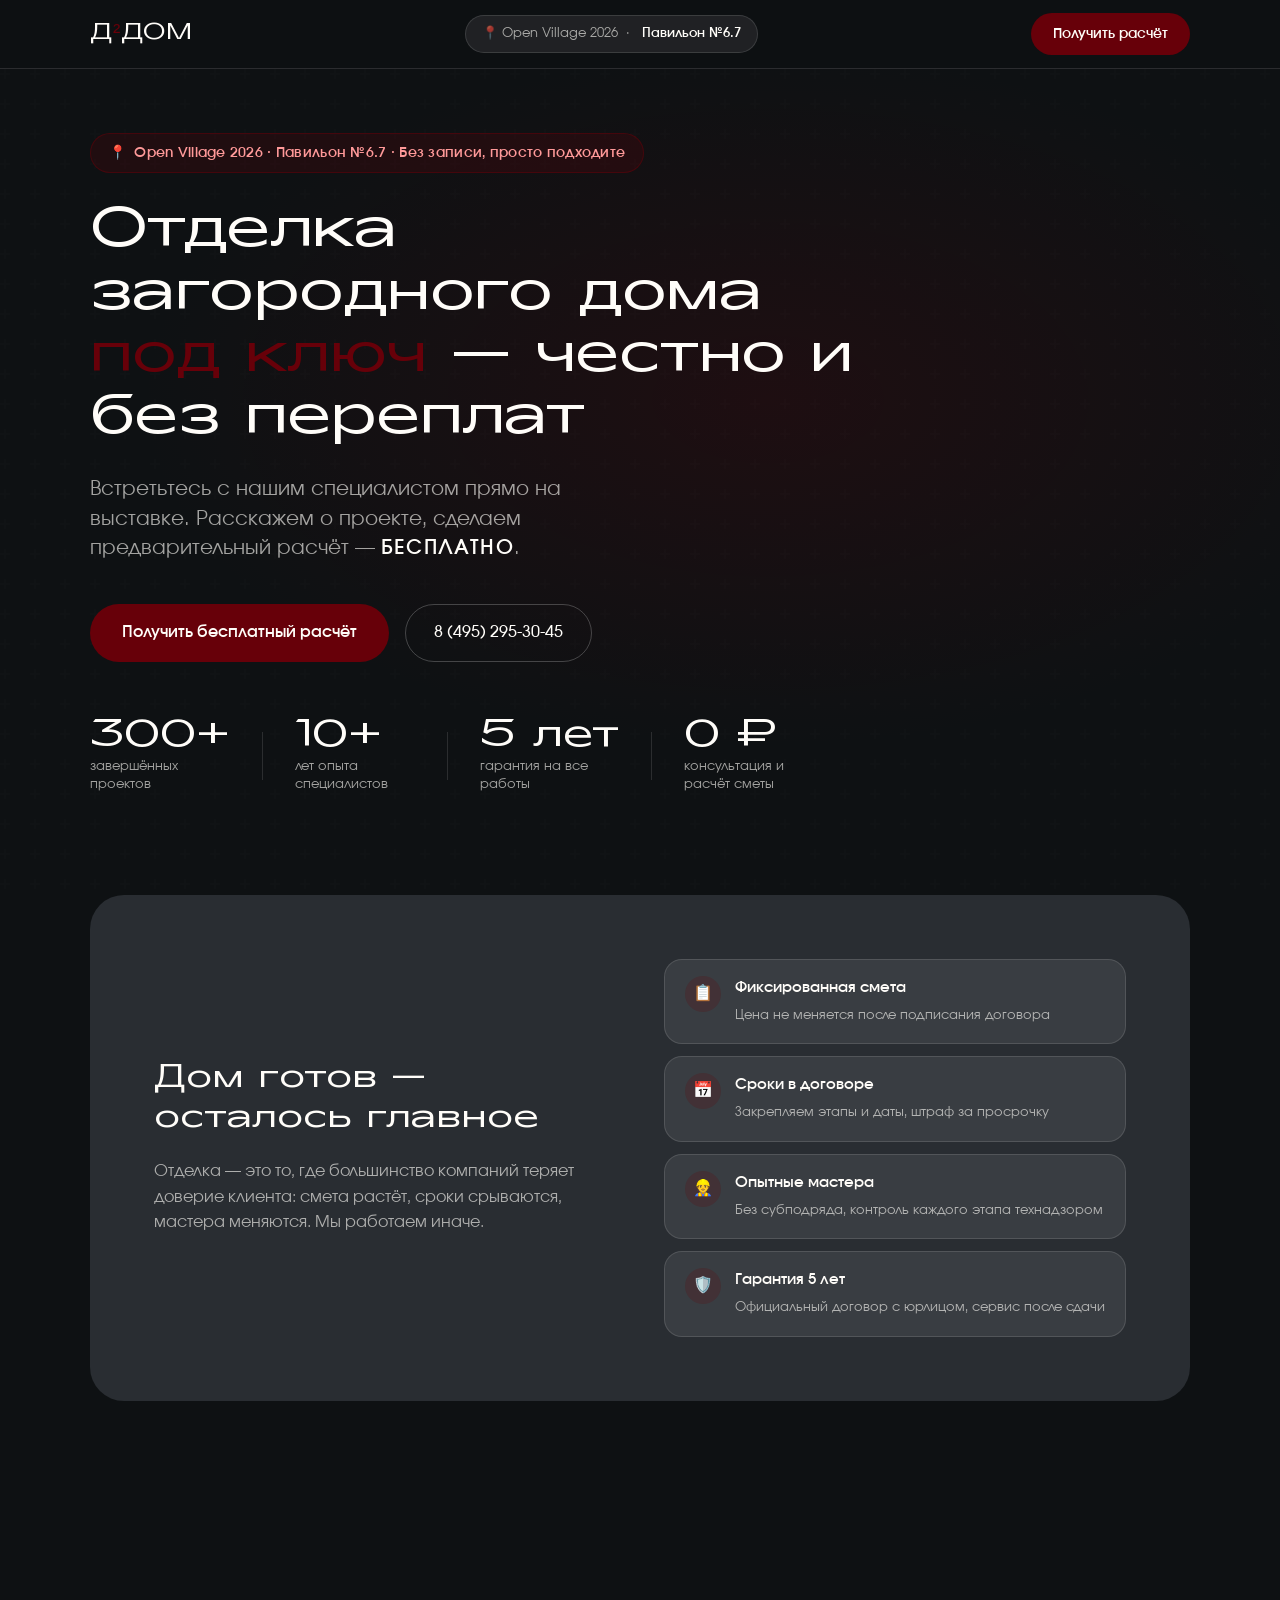
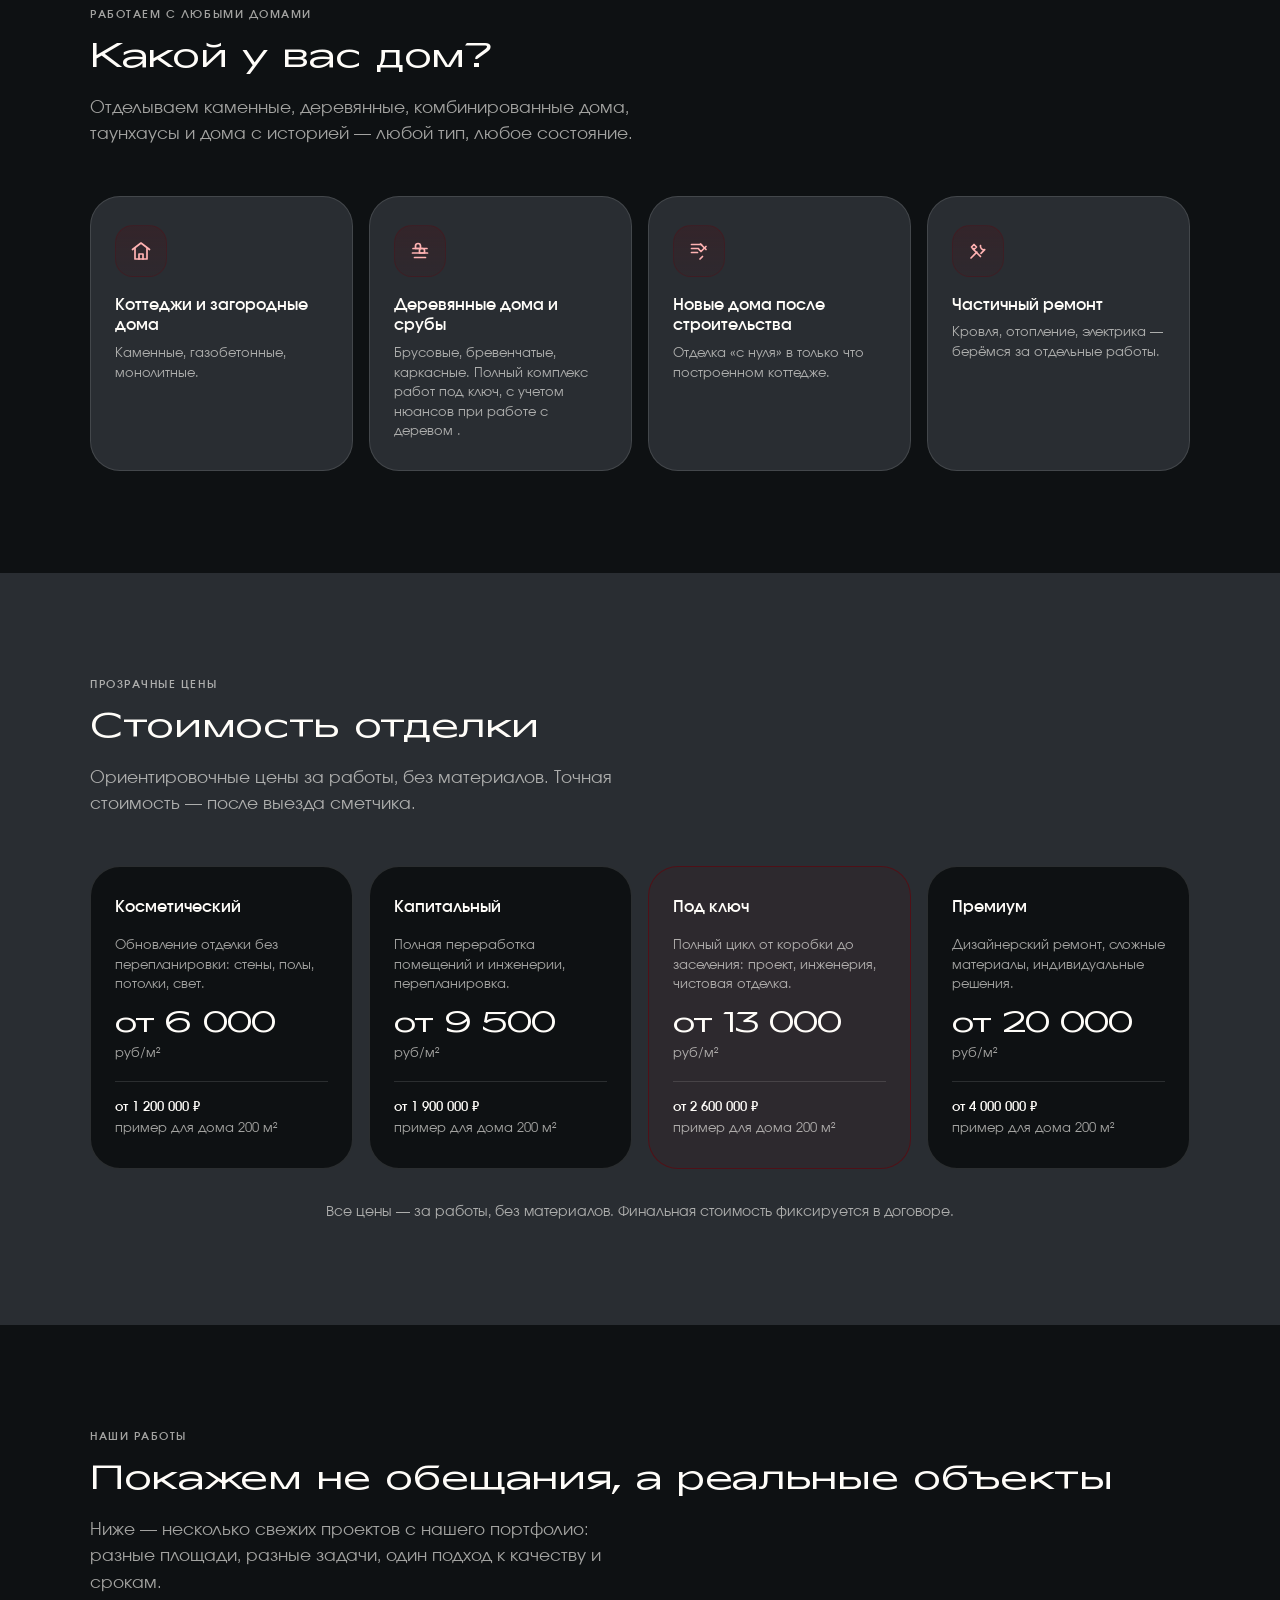
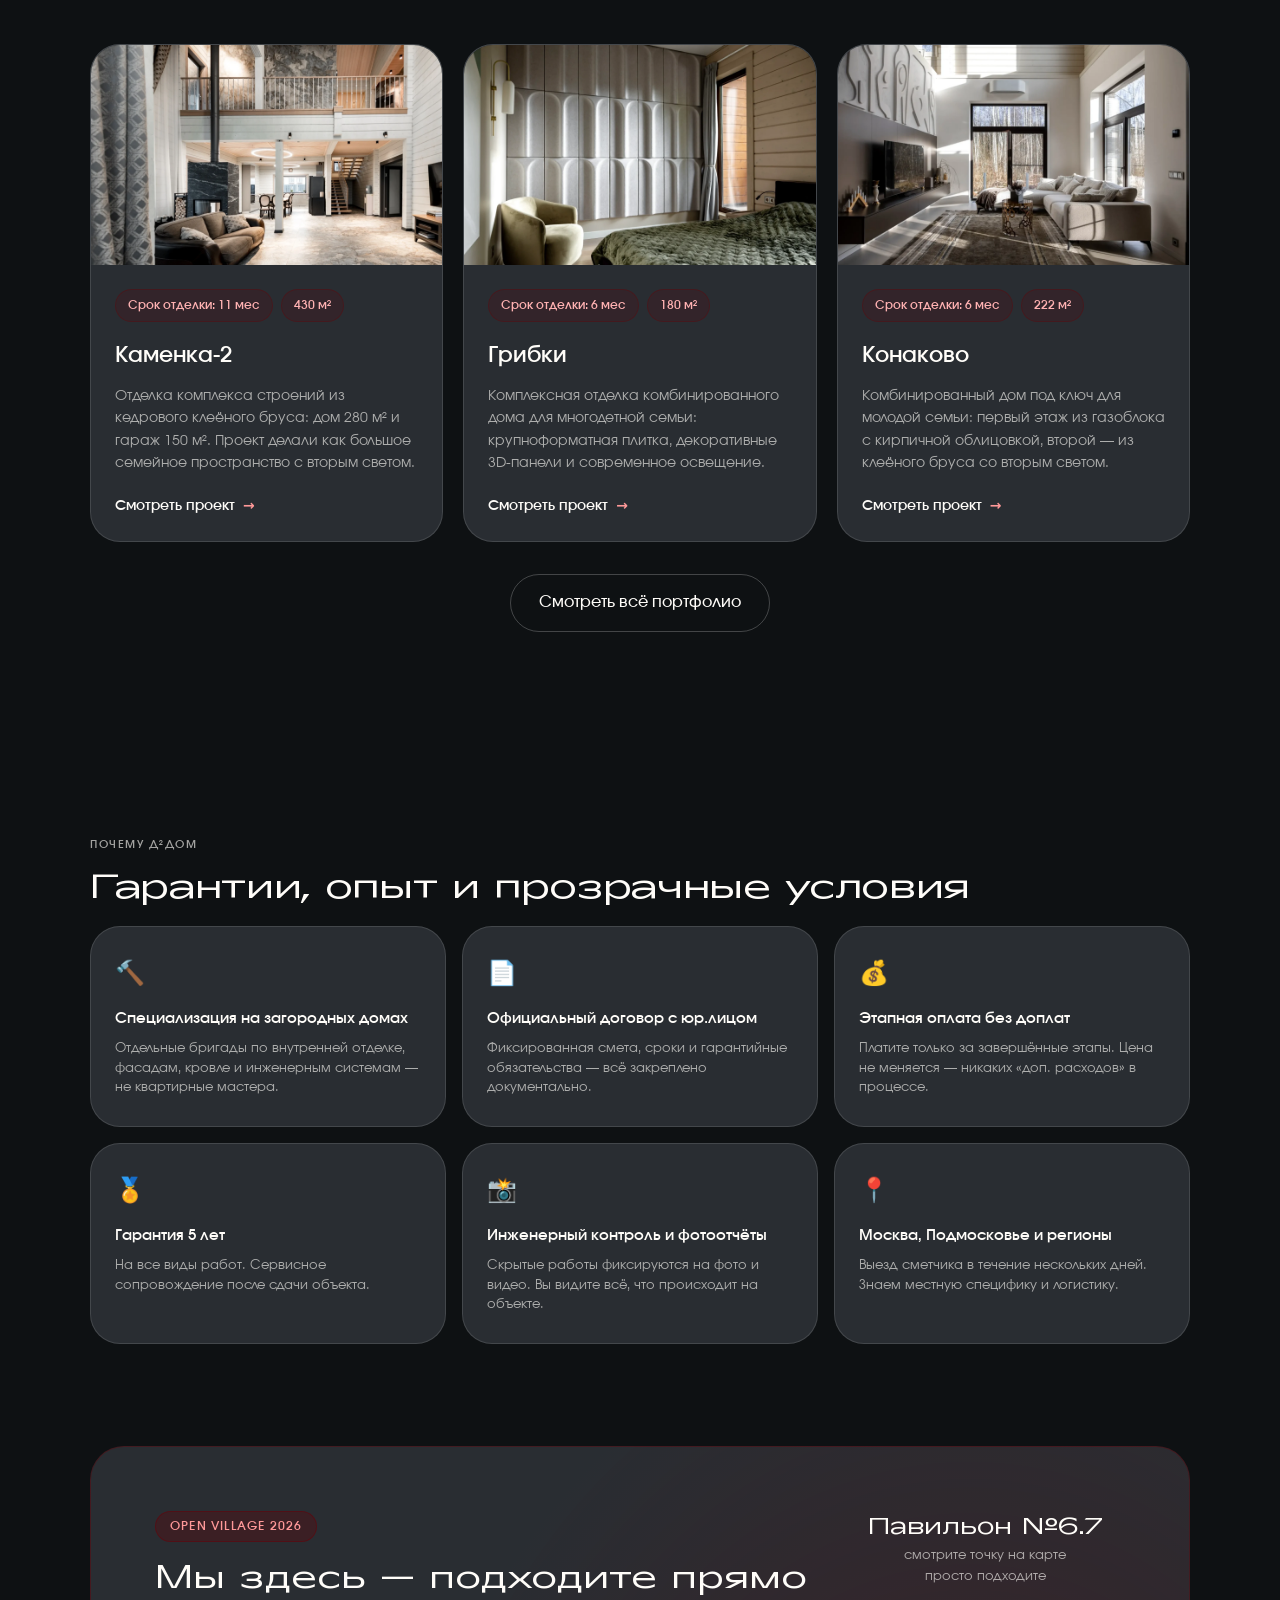
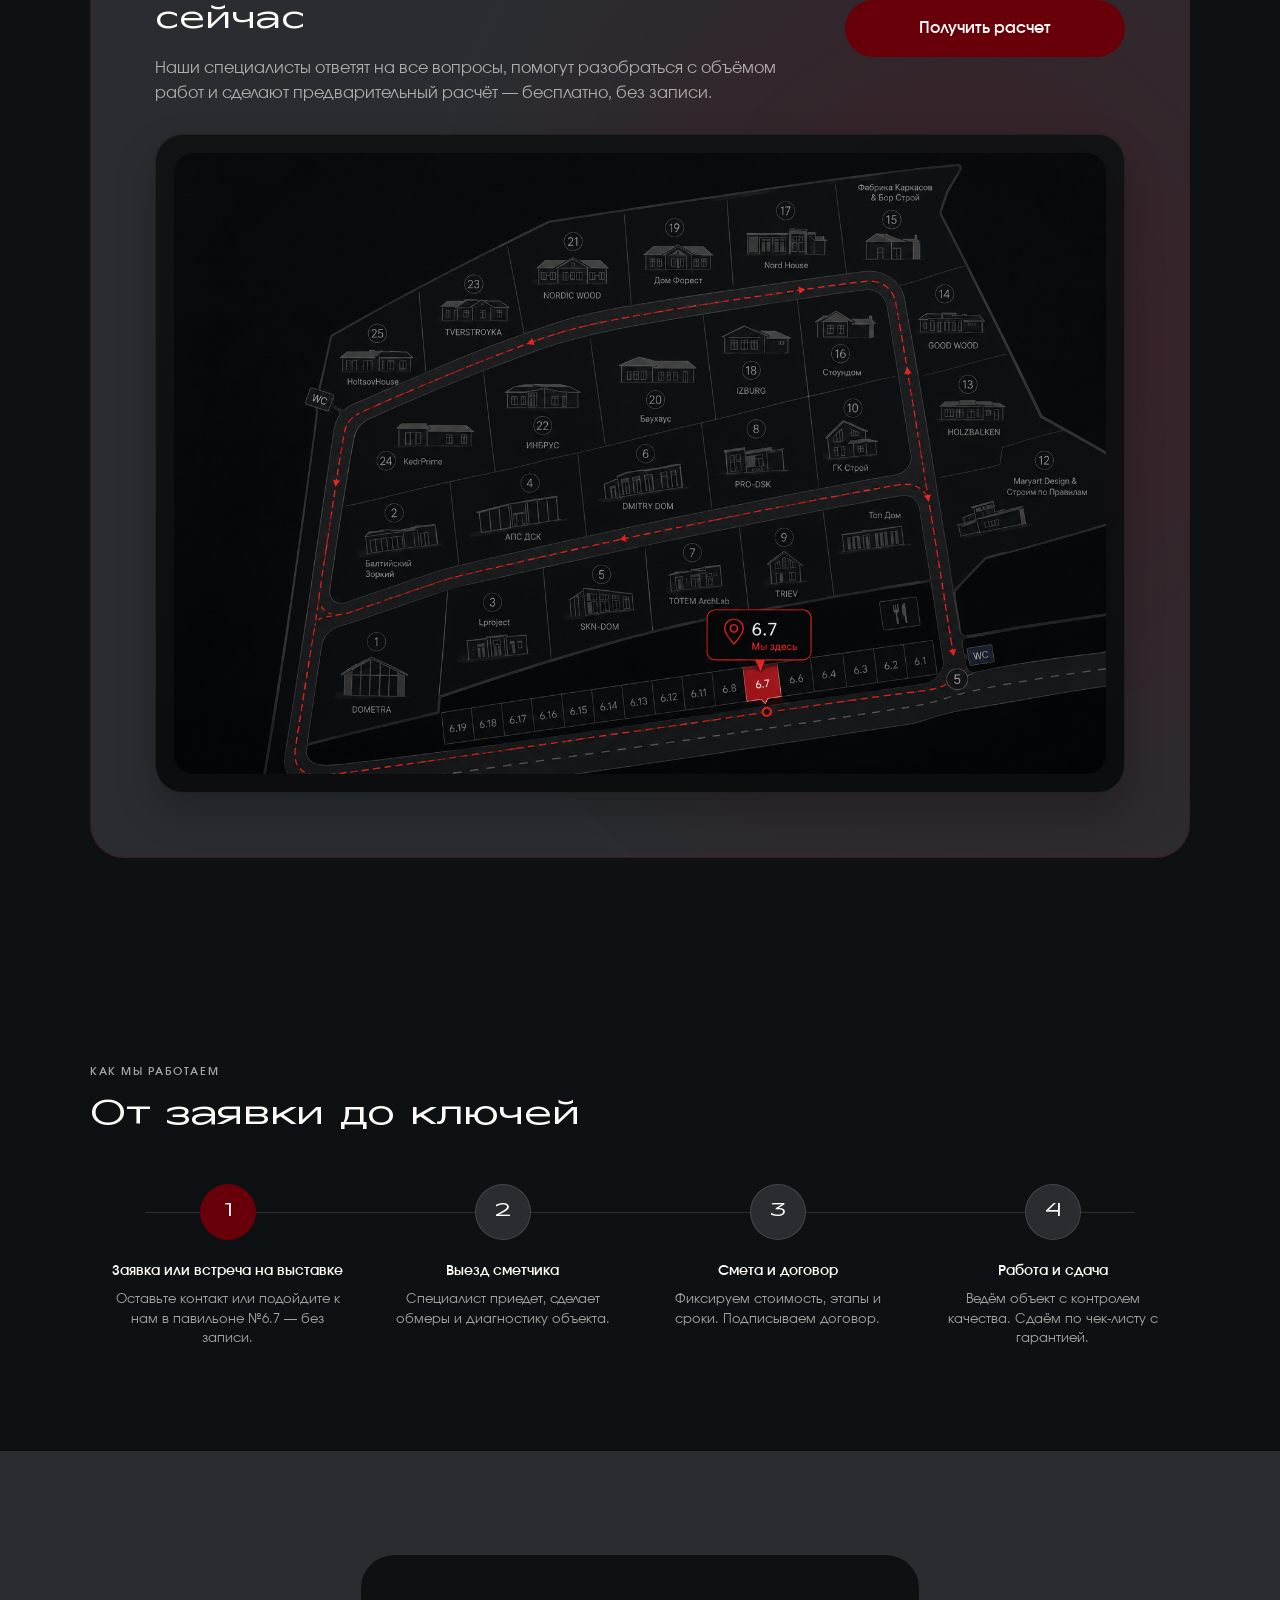
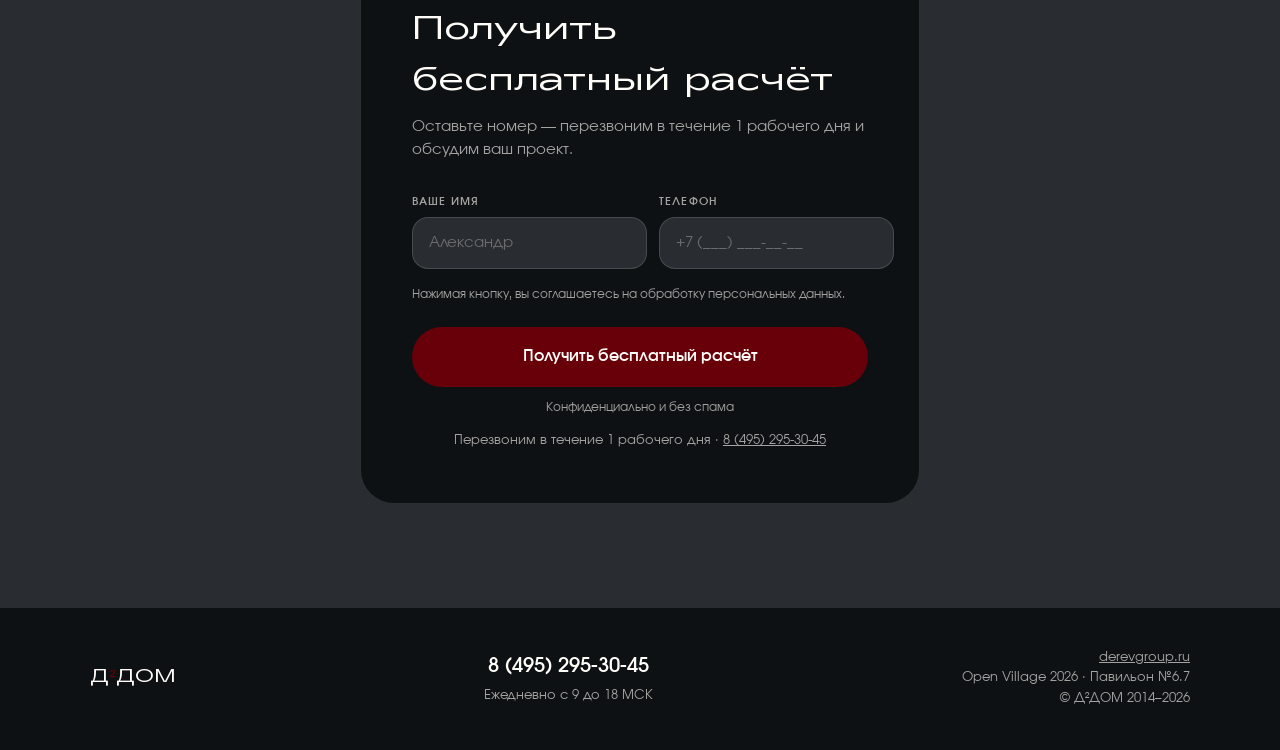
<file: openvillage_landing/index.html>
<!DOCTYPE html>
<html lang="ru">
<head>
  <meta charset="UTF-8">
  <meta name="viewport" content="width=device-width, initial-scale=1.0">
  <title>Д²ДОМ — отделка загородных домов · Open Village 2026</title>
  <meta
    name="description"
    content="Отделка загородных домов под ключ. Найдите нас на Open Village 2026 — павильон №6.7. Консультация без записи."
  >
  <link rel="stylesheet" href="css/page.css">
</head>
<body>
  <header class="site-header">
    <div class="container">
      <div class="logo">Д<span>²</span>ДОМ</div>
      <div class="header-badge">📍 Open Village 2026 &nbsp;·&nbsp; <strong>Павильон №6.7</strong></div>
      <a href="#form" class="header-cta">Получить расчёт</a>
    </div>
  </header>

  <section class="hero">
    <div class="container">
      <div class="pavilion-badge">Open Village 2026 · Павильон №6.7 · Без записи, просто подходите</div>

      <h1>
        Отделка загородного дома<br>
        <em>под ключ</em> — честно и без переплат
      </h1>

    <p class="hero-sub">
      Встретьтесь с нашим специалистом прямо на выставке. Расскажем о проекте, сделаем предварительный расчёт — <span class="hero-sub-highlight">БЕСПЛАТНО</span>.
    </p>

      <div class="hero-actions">
        <a href="#form" class="btn-primary">Получить бесплатный расчёт</a>
        <a href="tel:+74952953045" class="btn-secondary">8 (495) 295-30-45</a>
      </div>

      <div class="hero-trust">
        <div class="trust-item">
          <div class="trust-num">300+</div>
          <div class="trust-label">завершённых проектов</div>
        </div>
        <div class="trust-divider"></div>
        <div class="trust-item">
          <div class="trust-num">10+</div>
          <div class="trust-label">лет опыта специалистов</div>
        </div>
        <div class="trust-divider"></div>
        <div class="trust-item">
          <div class="trust-num">5 лет</div>
          <div class="trust-label">гарантия на все работы</div>
        </div>
        <div class="trust-divider"></div>
        <div class="trust-item">
          <div class="trust-num">0 ₽</div>
          <div class="trust-label">консультация и расчёт сметы</div>
        </div>
      </div>
    </div>
  </section>

  <section class="section-no-top">
    <div class="container">
      <div class="pain-block">
        <div class="pain-text">
          <h2>Дом готов — осталось главное</h2>
          <p>Отделка — это то, где большинство компаний теряет доверие клиента: смета растёт, сроки срываются, мастера меняются. Мы работаем иначе.</p>
        </div>
        <div class="pain-pills">
          <div class="pain-pill">
            <div class="pain-pill-icon">📋</div>
            <div class="pain-pill-text">
              <strong>Фиксированная смета</strong>
              <span>Цена не меняется после подписания договора</span>
            </div>
          </div>
          <div class="pain-pill">
            <div class="pain-pill-icon">📅</div>
            <div class="pain-pill-text">
              <strong>Сроки в договоре</strong>
              <span>Закрепляем этапы и даты, штраф за просрочку</span>
            </div>
          </div>
        <div class="pain-pill">
          <div class="pain-pill-icon">👷</div>
          <div class="pain-pill-text">
            <strong>Опытные мастера</strong>
            <span>Без субподряда, контроль каждого этапа технадзором</span>
          </div>
        </div>
          <div class="pain-pill">
            <div class="pain-pill-icon">🛡️</div>
            <div class="pain-pill-text">
              <strong>Гарантия 5 лет</strong>
              <span>Официальный договор с юрлицом, сервис после сдачи</span>
            </div>
          </div>
        </div>
      </div>
    </div>
  </section>

  <section>
    <div class="container">
      <div class="section-label">Работаем с любыми домами</div>
      <h2 class="section-title">Какой у вас дом?</h2>
      <p class="section-sub">Отделываем каменные, деревянные, комбинированные дома, таунхаусы и дома с историей — любой тип, любое состояние.</p>
      <div class="types-grid">
        <div class="type-card">
          <div class="type-icon" aria-hidden="true">
            <svg viewBox="0 0 24 24" fill="none" xmlns="http://www.w3.org/2000/svg" stroke="currentColor" stroke-width="1.7" stroke-linecap="round" stroke-linejoin="round">
              <path d="M3.5 10.5L12 4l8.5 6.5" />
              <path d="M6 9.5V20h12V9.5" />
              <path d="M10 20v-5h4v5" />
            </svg>
          </div>
          <h3>Коттеджи и загородные дома</h3>
          <p>Каменные, газобетонные, монолитные.</p>
        </div>
        <div class="type-card">
          <div class="type-icon" aria-hidden="true">
            <svg viewBox="0 0 24 24" fill="none" xmlns="http://www.w3.org/2000/svg" stroke="currentColor" stroke-width="1.7" stroke-linecap="round" stroke-linejoin="round">
              <path d="M5 9.5h14" />
              <path d="M4.5 14h15" />
              <path d="M6.5 18.5h11" />
              <path d="M7.5 7c0-1.4 1.1-2.5 2.5-2.5S12.5 5.6 12.5 7v2.5h-5V7Z" />
              <path d="M11.5 11.5c0-1.1.9-2 2-2h1c1.1 0 2 .9 2 2V14h-5v-2.5Z" />
            </svg>
          </div>
          <h3>Деревянные дома и срубы</h3>
          <p>Брусовые, бревенчатые, каркасные. Полный комплекс работ под ключ, с учетом нюансов при работе с деревом .</p>
        </div>
        <div class="type-card">
          <div class="type-icon" aria-hidden="true">
            <svg viewBox="0 0 24 24" fill="none" xmlns="http://www.w3.org/2000/svg" stroke="currentColor" stroke-width="1.7" stroke-linecap="round" stroke-linejoin="round">
              <path d="M4.5 5.5h10" />
              <path d="M4.5 9.5h7" />
              <path d="M4.5 13.5h6" />
              <path d="M13.5 5l5.5 5.5" />
              <path d="M15.5 17.5l-2.5 2.5" />
              <path d="M12 10.5l2 2 5-5" />
            </svg>
          </div>
          <h3>Новые дома после строительства</h3>
          <p>Отделка «с нуля» в только что построенном коттедже.</p>
        </div>
        <div class="type-card">
          <div class="type-icon" aria-hidden="true">
            <svg viewBox="0 0 24 24" fill="none" xmlns="http://www.w3.org/2000/svg" stroke="currentColor" stroke-width="1.7" stroke-linecap="round" stroke-linejoin="round">
              <path d="M14.5 6.5a3.5 3.5 0 0 0 4.2 4.2l-3.7 3.7" />
              <path d="M5 19l5.8-5.8" />
              <path d="M6.5 9.5l8 8" />
              <path d="M5.5 8l2.5-2.5 2.5 2.5-2.5 2.5L5.5 8Z" />
            </svg>
          </div>
          <h3>Частичный ремонт</h3>
          <p>Кровля, отопление, электрика — берёмся за отдельные работы.</p>
        </div>
      </div>
    </div>
  </section>

  <section class="prices-section">
    <div class="container">
      <div class="section-label">Прозрачные цены</div>
      <h2 class="section-title">Стоимость отделки</h2>
      <p class="section-sub">Ориентировочные цены за работы, без материалов. Точная стоимость — после выезда сметчика.</p>
      <div class="prices-grid">
        <div class="price-card">
          <h3>Косметический</h3>
          <p class="price-desc">Обновление отделки без перепланировки: стены, полы, потолки, свет.</p>
          <div class="price-value">от 6 000</div>
          <div class="price-unit">руб/м²</div>
          <div class="price-example">
            <strong>от 1 200 000 ₽</strong>
            пример для дома 200 м²
          </div>
        </div>
        <div class="price-card">
          <h3>Капитальный</h3>
          <p class="price-desc">Полная переработка помещений и инженерии, перепланировка.</p>
          <div class="price-value">от 9 500</div>
          <div class="price-unit">руб/м²</div>
          <div class="price-example">
            <strong>от 1 900 000 ₽</strong>
            пример для дома 200 м²
          </div>
        </div>
        <div class="price-card featured">
          <h3>Под ключ</h3>
          <p class="price-desc">Полный цикл от коробки до заселения: проект, инженерия, чистовая отделка.</p>
          <div class="price-value">от 13 000</div>
          <div class="price-unit">руб/м²</div>
          <div class="price-example">
            <strong>от 2 600 000 ₽</strong>
            пример для дома 200 м²
          </div>
        </div>
        <div class="price-card">
          <h3>Премиум</h3>
          <p class="price-desc">Дизайнерский ремонт, сложные материалы, индивидуальные решения.</p>
          <div class="price-value">от 20 000</div>
          <div class="price-unit">руб/м²</div>
          <div class="price-example">
            <strong>от 4 000 000 ₽</strong>
            пример для дома 200 м²
          </div>
        </div>
      </div>
      <p class="prices-note">Все цены — за работы, без материалов. Финальная стоимость фиксируется в договоре.</p>
    </div>
  </section>

  <section>
    <div class="container">
      <div class="section-label">Наши работы</div>
      <h2 class="section-title">Покажем не обещания, а реальные объекты</h2>
      <p class="section-sub">Ниже — несколько свежих проектов с нашего портфолио: разные площади, разные задачи, один подход к качеству и срокам.</p>

      <div class="projects-grid">
        <article class="project-card">
          <img
            src="assets/projects/kamenka-2.webp"
            alt="Проект Каменка-2"
            class="project-card-image"
          >
          <div class="project-card-body">
            <div class="project-card-meta">
              <span>Срок отделки: 11 мес</span>
              <span>430 м²</span>
            </div>
            <h3>Каменка-2</h3>
            <p>Отделка комплекса строений из кедрового клеёного бруса: дом 280 м² и гараж 150 м². Проект делали как большое семейное пространство с вторым светом.</p>
            <a
              href="https://derevgroup.ru/portfolio/kamenka-2/"
              class="project-card-link"
              target="_blank"
              rel="noopener noreferrer"
            >
              Смотреть проект
            </a>
          </div>
        </article>

        <article class="project-card">
          <img
            src="assets/projects/gribki.webp"
            alt="Проект Грибки"
            class="project-card-image"
          >
          <div class="project-card-body">
            <div class="project-card-meta">
              <span>Срок отделки: 6 мес</span>
              <span>180 м²</span>
            </div>
            <h3>Грибки</h3>
            <p>Комплексная отделка комбинированного дома для многодетной семьи: крупноформатная плитка, декоративные 3D-панели и современное освещение.</p>
            <a
              href="https://derevgroup.ru/portfolio/gribki-kompleksnaya-otdelka/"
              class="project-card-link"
              target="_blank"
              rel="noopener noreferrer"
            >
              Смотреть проект
            </a>
          </div>
        </article>

        <article class="project-card">
          <img
            src="assets/projects/konakovo.webp"
            alt="Проект Конаково"
            class="project-card-image"
          >
          <div class="project-card-body">
            <div class="project-card-meta">
              <span>Срок отделки: 6 мес</span>
              <span>222 м²</span>
            </div>
            <h3>Конаково</h3>
            <p>Комбинированный дом под ключ для молодой семьи: первый этаж из газоблока с кирпичной облицовкой, второй — из клеёного бруса со вторым светом.</p>
            <a
              href="https://derevgroup.ru/portfolio/konakovo-kombi-dom-pod-klyuch/"
              class="project-card-link"
              target="_blank"
              rel="noopener noreferrer"
            >
              Смотреть проект
            </a>
          </div>
        </article>
      </div>

      <div class="projects-footer">
        <a
          href="https://derevgroup.ru/portfolio/"
          class="btn-secondary"
          target="_blank"
          rel="noopener noreferrer"
        >
          Смотреть всё портфолио
        </a>
      </div>
    </div>
  </section>

  <section>
    <div class="container">
      <div class="section-label">Почему Д²ДОМ</div>
      <h2 class="section-title">Гарантии, опыт и прозрачные условия</h2>
      <div class="benefits-grid">
        <div class="benefit-card">
          <div class="benefit-icon">🔨</div>
          <h3>Специализация на загородных домах</h3>
          <p>Отдельные бригады по внутренней отделке, фасадам, кровле и инженерным системам — не квартирные мастера.</p>
        </div>
        <div class="benefit-card">
          <div class="benefit-icon">📄</div>
          <h3>Официальный договор с юр.лицом</h3>
          <p>Фиксированная смета, сроки и гарантийные обязательства — всё закреплено документально.</p>
        </div>
        <div class="benefit-card">
          <div class="benefit-icon">💰</div>
          <h3>Этапная оплата без доплат</h3>
          <p>Платите только за завершённые этапы. Цена не меняется — никаких «доп. расходов» в процессе.</p>
        </div>
        <div class="benefit-card">
          <div class="benefit-icon">🏅</div>
          <h3>Гарантия 5 лет</h3>
          <p>На все виды работ. Сервисное сопровождение после сдачи объекта.</p>
        </div>
        <div class="benefit-card">
          <div class="benefit-icon">📸</div>
          <h3>Инженерный контроль и фотоотчёты</h3>
          <p>Скрытые работы фиксируются на фото и видео. Вы видите всё, что происходит на объекте.</p>
        </div>
        <div class="benefit-card">
          <div class="benefit-icon">📍</div>
          <h3>Москва, Подмосковье и регионы</h3>
          <p>Выезд сметчика в течение нескольких дней. Знаем местную специфику и логистику.</p>
        </div>
      </div>
    </div>
  </section>

  <section class="section-no-top">
    <div class="container">
      <div class="offer-banner">
        <div class="offer-top">
          <div class="offer-text">
            <div class="offer-tag">Open Village 2026</div>
            <h2>Мы здесь — подходите прямо сейчас</h2>
            <p>Наши специалисты ответят на все вопросы, помогут разобраться с объёмом работ и сделают предварительный расчёт — бесплатно, без записи.</p>
          </div>
          <div class="offer-actions">
            <div class="offer-location">
              <strong>Павильон №6.7</strong>
              смотрите точку на карте<br>просто подходите
            </div>
            <a href="#form" class="btn-primary btn-primary--full">Получить расчет</a>
          </div>
        </div>
        <div class="offer-map-card">
          <img
            src="assets/maps/openvillage-map-d2dom.png"
            alt="Карта Open Village с отметкой павильона Д²ДОМ 6.7"
            class="offer-map-image"
          >
        </div>
      </div>
    </div>
  </section>

  <section>
    <div class="container">
      <div class="section-label">Как мы работаем</div>
      <h2 class="section-title section-title--spaced">От заявки до ключей</h2>
      <div class="steps-grid">
        <div class="step">
          <div class="step-num">1</div>
          <h3>Заявка или встреча на выставке</h3>
          <p>Оставьте контакт или подойдите к нам в павильоне №6.7 — без записи.</p>
        </div>
        <div class="step">
          <div class="step-num">2</div>
          <h3>Выезд сметчика</h3>
          <p>Специалист приедет, сделает обмеры и диагностику объекта.</p>
        </div>
        <div class="step">
          <div class="step-num">3</div>
          <h3>Смета и договор</h3>
          <p>Фиксируем стоимость, этапы и сроки. Подписываем договор.</p>
        </div>
        <div class="step">
          <div class="step-num">4</div>
          <h3>Работа и сдача</h3>
          <p>Ведём объект с контролем качества. Сдаём по чек-листу с гарантией.</p>
        </div>
      </div>
    </div>
  </section>

  <section class="form-section" id="form">
    <div class="container">
      <div class="form-wrap">
        <h2>Получить бесплатный расчёт</h2>
        <p class="sub">Оставьте номер — перезвоним в течение 1 рабочего дня и обсудим ваш проект.</p>

        <div id="form-fields">
          <div class="field-row">
            <div class="field">
              <label for="f-name">Ваше имя</label>
              <input type="text" id="f-name" placeholder="Александр">
            </div>
            <div class="field">
              <label for="f-phone">Телефон</label>
              <input type="tel" id="f-phone" placeholder="+7 (___) ___-__-__">
            </div>
          </div>
          <p class="form-privacy">Нажимая кнопку, вы соглашаетесь на обработку персональных данных.</p>
          <button class="btn-submit" id="submit-form" type="button">Получить бесплатный расчёт</button>
          <p class="form-helper">Конфиденциально и без спама</p>
          <p class="form-note">Перезвоним в течение 1 рабочего дня · <a href="tel:+74952953045" class="form-note-link">8 (495) 295-30-45</a></p>
        </div>

        <div class="form-success" id="form-success" role="status" aria-live="polite">
          <div class="check">✅</div>
          <h3>Заявка принята!</h3>
          <p>Перезвоним в течение 1 рабочего дня.<br>Или приходите к нам — <strong>павильон №6.7</strong>.</p>
        </div>
      </div>
    </div>
  </section>

  <footer class="site-footer">
    <div class="container">
      <div class="footer-inner">
        <div class="footer-logo">Д<span>²</span>ДОМ</div>
        <div class="footer-contacts">
          <a href="tel:+74952953045">8 (495) 295-30-45</a>
          <span>Ежедневно с 9 до 18 МСК</span>
        </div>
        <div class="footer-right">
          <a href="https://derevgroup.ru" target="_blank" rel="noopener noreferrer">derevgroup.ru</a><br>
          Open Village 2026 · Павильон №6.7<br>
          © Д²ДОМ 2014–2026
        </div>
      </div>
    </div>
  </footer>

  <script src="js/page.js" defer></script>
</body>
</html>
</file>
<file: openvillage_landing/css/page.css>
@font-face {
  font-family: "Haval";
  src:
    url("../assets/fonts/Haval-Light.woff2") format("woff2"),
    url("../assets/fonts/Haval-Light.woff") format("woff");
  font-weight: 300;
  font-style: normal;
  font-display: swap;
}

@font-face {
  font-family: "Involve";
  src:
    url("../assets/fonts/Involve-Regular.woff2") format("woff2"),
    url("../assets/fonts/Involve-Regular.ttf") format("truetype");
  font-weight: 400;
  font-style: normal;
  font-display: swap;
}

@font-face {
  font-family: "Involve";
  src:
    url("../assets/fonts/Involve-Medium.woff2") format("woff2"),
    url("../assets/fonts/Involve-Medium.ttf") format("truetype");
  font-weight: 500;
  font-style: normal;
  font-display: swap;
}

@font-face {
  font-family: "Involve";
  src:
    url("../assets/fonts/Involve-SemiBold.woff2") format("woff2"),
    url("../assets/fonts/Involve-SemiBold.ttf") format("truetype");
  font-weight: 600;
  font-style: normal;
  font-display: swap;
}

:root {
  --bg: #24292d;
  --bg-deep: #0e1113;
  --bg-soft: #474c50;
  --surface: #292d32;
  --surface-2: #34383b;
  --surface-3: #46494b;
  --surface-glass: rgba(255, 255, 255, 0.08);
  --text: #fffdf9;
  --text-muted: rgba(255, 253, 249, 0.62);
  --line: rgba(255, 255, 255, 0.22);
  --line-soft: rgba(255, 255, 255, 0.12);
  --accent: #670009;
  --accent-hover: #7a0110;
  --radius-xs: 16px;
  --radius-sm: 18px;
  --radius-lg: 30px;
  --radius-xl: 34px;
  --container: 1180px;
  --gutter: 40px;
  --section-space: clamp(72px, 8vw, 120px);
  --h1-size: clamp(34px, 4.35vw, 64px);
  --h2-size: clamp(28px, 2.7vw, 42px);
  --body-size: 16px;
  --lead-size: clamp(18px, 1.55vw, 26px);
}

*,
*::before,
*::after {
  box-sizing: border-box;
  margin: 0;
  padding: 0;
}

html {
  scroll-behavior: smooth;
}

body {
  background: var(--bg-deep);
  color: var(--text);
  font-family: "Involve", "Inter", system-ui, sans-serif;
  font-size: var(--body-size);
  line-height: 1.6;
  overflow-x: hidden;
  -webkit-font-smoothing: antialiased;
  -moz-osx-font-smoothing: grayscale;
}

a {
  color: inherit;
  text-decoration: none;
}

button,
input,
select {
  font: inherit;
}

.container {
  max-width: var(--container);
  margin: 0 auto;
  padding: 0 var(--gutter);
}

.site-header {
  position: sticky;
  top: 0;
  z-index: 100;
  background: rgba(14, 17, 19, 0.88);
  backdrop-filter: blur(16px);
  border-bottom: 1px solid var(--line-soft);
}

.site-header .container {
  display: flex;
  align-items: center;
  justify-content: space-between;
  height: 68px;
  gap: 24px;
}

.logo {
  font-family: "Haval", "Inter", sans-serif;
  font-size: 22px;
  letter-spacing: 0.04em;
  color: var(--text);
  white-space: nowrap;
}

.logo span,
.footer-logo span {
  color: var(--accent);
}

.header-badge {
  display: flex;
  align-items: center;
  gap: 8px;
  background: var(--surface-glass);
  border: 1px solid var(--line-soft);
  border-radius: var(--radius-lg);
  padding: 8px 16px;
  font-size: 13px;
  color: var(--text-muted);
  white-space: nowrap;
}

.header-badge strong {
  color: var(--text);
  font-weight: 600;
}

.header-cta {
  display: inline-flex;
  align-items: center;
  background: var(--accent);
  color: var(--text);
  border-radius: var(--radius-lg);
  padding: 10px 22px;
  font-size: 14px;
  font-weight: 600;
  white-space: nowrap;
  transition: background 0.2s;
}

.header-cta:hover {
  background: var(--accent-hover);
}

.hero {
  position: relative;
  padding: clamp(36px, 5vw, 64px) 0 clamp(64px, 8vw, 100px);
  background:
    radial-gradient(ellipse 70% 60% at 60% 40%, rgba(103, 0, 9, 0.18) 0%, transparent 70%),
    var(--bg-deep);
  overflow: hidden;
}

.hero::before {
  content: "";
  position: absolute;
  inset: 0;
  background: url("data:image/svg+xml,%3Csvg width='60' height='60' viewBox='0 0 60 60' xmlns='http://www.w3.org/2000/svg'%3E%3Cg fill='none' fill-rule='evenodd'%3E%3Cg fill='%23ffffff' fill-opacity='0.02'%3E%3Cpath d='M36 34v-4h-2v4h-4v2h4v4h2v-4h4v-2h-4zm0-30V0h-2v4h-4v2h4v4h2V6h4V4h-4zM6 34v-4H4v4H0v2h4v4h2v-4h4v-2H6zM6 4V0H4v4H0v2h4v4h2V6h4V4H6z'/%3E%3C/g%3E%3C/g%3E%3C/svg%3E");
  opacity: 0.4;
}

.hero .container {
  position: relative;
  z-index: 1;
}

.pavilion-badge {
  display: inline-flex;
  align-items: center;
  gap: 8px;
  background: rgba(103, 0, 9, 0.22);
  border: 1px solid rgba(103, 0, 9, 0.5);
  border-radius: var(--radius-lg);
  padding: 8px 18px;
  font-size: 14px;
  font-weight: 600;
  color: #ff9999;
  margin-bottom: 28px;
  letter-spacing: 0.02em;
}

.pavilion-badge::before {
  content: "📍";
}

.hero h1 {
  font-family: "Haval", "Inter", sans-serif;
  font-size: var(--h1-size);
  font-weight: 300;
  line-height: 1.12;
  letter-spacing: -0.01em;
  margin-bottom: 24px;
  max-width: 780px;
}

.hero h1 em {
  font-style: normal;
  color: var(--accent);
}

.hero-sub {
  font-size: var(--lead-size);
  color: var(--text-muted);
  max-width: 560px;
  margin-bottom: 40px;
  line-height: 1.5;
}

.hero-sub-highlight {
  color: var(--text);
  font-weight: 600;
  letter-spacing: 0.06em;
}

.hero-actions {
  display: flex;
  flex-wrap: wrap;
  gap: 16px;
  align-items: center;
  margin-bottom: 56px;
}

.btn-primary {
  display: inline-flex;
  align-items: center;
  background: var(--accent);
  color: var(--text);
  border-radius: var(--radius-lg);
  padding: 16px 32px;
  font-size: 16px;
  font-weight: 600;
  transition: background 0.2s, transform 0.1s;
  cursor: pointer;
  border: none;
}

.btn-primary:hover {
  background: var(--accent-hover);
  transform: translateY(-1px);
}

.btn-primary:active {
  transform: translateY(0);
}

.btn-primary--full {
  width: 100%;
  justify-content: center;
}

.btn-secondary {
  display: inline-flex;
  align-items: center;
  background: transparent;
  color: var(--text);
  border: 1px solid var(--line);
  border-radius: var(--radius-lg);
  padding: 15px 28px;
  font-size: 16px;
  font-weight: 500;
  transition: border-color 0.2s, background 0.2s;
  cursor: pointer;
}

.btn-secondary:hover {
  border-color: var(--text);
  background: var(--surface-glass);
}

.hero-trust {
  display: flex;
  flex-wrap: wrap;
  gap: 32px;
}

.trust-item {
  display: flex;
  flex-direction: column;
  gap: 2px;
}

.trust-num {
  font-family: "Haval", "Inter", sans-serif;
  font-size: clamp(28px, 3vw, 40px);
  font-weight: 300;
  color: var(--text);
  line-height: 1;
}

.trust-label {
  font-size: 13px;
  color: var(--text-muted);
  max-width: 120px;
  line-height: 1.4;
}

.trust-divider {
  width: 1px;
  height: 48px;
  background: var(--line-soft);
  align-self: center;
}

section {
  padding: var(--section-space) 0;
}

.section-no-top {
  padding-top: 0;
}

.section-label {
  font-size: 11px;
  font-weight: 700;
  letter-spacing: 0.14em;
  text-transform: uppercase;
  color: var(--text-muted);
  margin-bottom: 16px;
}

.section-title {
  font-family: "Haval", "Inter", sans-serif;
  font-size: var(--h2-size);
  font-weight: 300;
  line-height: 1.15;
  letter-spacing: -0.01em;
  margin-bottom: 16px;
}

.section-title--spaced {
  margin-bottom: 48px;
}

.section-sub {
  font-size: 17px;
  color: var(--text-muted);
  max-width: 560px;
  line-height: 1.55;
  margin-bottom: 48px;
}

.pain-block {
  background: var(--surface);
  border-radius: var(--radius-xl);
  padding: clamp(40px, 5vw, 64px);
  display: grid;
  grid-template-columns: 1fr 1fr;
  gap: 48px;
  align-items: center;
}

.pain-text h2 {
  font-family: "Haval", "Inter", sans-serif;
  font-size: clamp(24px, 2.5vw, 36px);
  font-weight: 300;
  line-height: 1.25;
  margin-bottom: 20px;
}

.pain-text p {
  color: var(--text-muted);
  font-size: 16px;
  line-height: 1.6;
}

.pain-pills {
  display: flex;
  flex-direction: column;
  gap: 12px;
}

.pain-pill {
  display: flex;
  align-items: flex-start;
  gap: 14px;
  background: var(--surface-glass);
  border: 1px solid var(--line-soft);
  border-radius: var(--radius-sm);
  padding: 16px 20px;
}

.pain-pill-icon {
  width: 36px;
  height: 36px;
  background: rgba(103, 0, 9, 0.2);
  border-radius: 50%;
  display: flex;
  align-items: center;
  justify-content: center;
  font-size: 16px;
  flex-shrink: 0;
}

.pain-pill-text strong {
  display: block;
  font-size: 15px;
  margin-bottom: 2px;
}

.pain-pill-text span {
  font-size: 13px;
  color: var(--text-muted);
}

.types-grid {
  display: grid;
  grid-template-columns: repeat(4, 1fr);
  gap: 16px;
}

.type-card {
  background: var(--surface);
  border: 1px solid var(--line-soft);
  border-radius: var(--radius-lg);
  padding: 28px 24px;
  transition: border-color 0.2s, transform 0.2s;
}

.type-card:hover {
  border-color: rgba(103, 0, 9, 0.5);
  transform: translateY(-4px);
}

.type-icon {
  width: 52px;
  height: 52px;
  margin-bottom: 18px;
  border-radius: 18px;
  display: inline-flex;
  align-items: center;
  justify-content: center;
  background: linear-gradient(180deg, rgba(103, 0, 9, 0.18) 0%, rgba(103, 0, 9, 0.08) 100%);
  border: 1px solid rgba(103, 0, 9, 0.24);
  color: #ffb2b2;
}

.type-icon svg {
  width: 24px;
  height: 24px;
  stroke: currentColor;
  stroke-width: 1.7;
  stroke-linecap: round;
  stroke-linejoin: round;
}

.type-card h3 {
  font-size: 16px;
  font-weight: 600;
  margin-bottom: 8px;
  line-height: 1.3;
}

.type-card p {
  font-size: 13px;
  color: var(--text-muted);
  line-height: 1.5;
}

.prices-section {
  background: var(--surface);
}

.prices-grid {
  display: grid;
  grid-template-columns: repeat(4, 1fr);
  gap: 16px;
  margin-bottom: 32px;
}

.price-card {
  background: var(--bg-deep);
  border: 1px solid var(--line-soft);
  border-radius: var(--radius-lg);
  padding: 28px 24px;
  transition: border-color 0.2s;
}

.price-card.featured {
  border-color: rgba(103, 0, 9, 0.6);
  background: rgba(103, 0, 9, 0.08);
}

.price-card-label {
  font-size: 11px;
  font-weight: 700;
  letter-spacing: 0.12em;
  text-transform: uppercase;
  color: var(--text-muted);
  margin-bottom: 12px;
}

.price-card h3 {
  font-size: 16px;
  font-weight: 600;
  margin-bottom: 16px;
}

.price-value {
  font-family: "Haval", "Inter", sans-serif;
  font-size: clamp(24px, 2.2vw, 34px);
  font-weight: 300;
  color: var(--text);
  margin-bottom: 4px;
  letter-spacing: -0.03em;
  line-height: 1.05;
  white-space: nowrap;
}

.price-unit {
  font-size: 13px;
  color: var(--text-muted);
  margin-bottom: 16px;
}

.price-example {
  font-size: 13px;
  color: var(--text-muted);
  padding-top: 16px;
  border-top: 1px solid var(--line-soft);
}

.price-example strong {
  color: var(--text);
  display: block;
}

.price-desc {
  font-size: 13px;
  color: var(--text-muted);
  line-height: 1.5;
  margin-bottom: 16px;
}

.prices-note {
  text-align: center;
  font-size: 14px;
  color: var(--text-muted);
}

.projects-grid {
  display: grid;
  grid-template-columns: repeat(3, 1fr);
  gap: 20px;
}

.project-card {
  background: var(--surface);
  border: 1px solid var(--line-soft);
  border-radius: var(--radius-lg);
  overflow: hidden;
  display: flex;
  flex-direction: column;
  min-height: 100%;
}

.project-card-image {
  width: 100%;
  aspect-ratio: 16 / 10;
  object-fit: cover;
  display: block;
}

.project-card-body {
  padding: 24px;
  display: flex;
  flex-direction: column;
  flex: 1;
}

.project-card-meta {
  display: flex;
  flex-wrap: wrap;
  gap: 8px;
  margin-bottom: 16px;
}

.project-card-meta span {
  display: inline-flex;
  align-items: center;
  min-height: 32px;
  padding: 6px 12px;
  border-radius: 999px;
  background: rgba(103, 0, 9, 0.18);
  border: 1px solid rgba(103, 0, 9, 0.32);
  color: #ffb2b2;
  font-size: 12px;
  font-weight: 600;
}

.project-card h3 {
  font-size: 22px;
  font-weight: 600;
  margin-bottom: 12px;
}

.project-card p {
  color: var(--text-muted);
  font-size: 14px;
  line-height: 1.6;
  margin-bottom: 20px;
}

.project-card-link {
  display: inline-flex;
  align-items: center;
  gap: 8px;
  margin-top: auto;
  color: var(--text);
  font-size: 14px;
  font-weight: 600;
}

.project-card-link::after {
  content: "→";
  color: #ff9999;
}

.projects-footer {
  display: flex;
  justify-content: center;
  margin-top: 32px;
}

.benefits-grid {
  display: grid;
  grid-template-columns: repeat(3, 1fr);
  gap: 16px;
}

.benefit-card {
  background: var(--surface);
  border: 1px solid var(--line-soft);
  border-radius: var(--radius-lg);
  padding: 28px 24px;
}

.benefit-icon {
  font-size: 24px;
  margin-bottom: 14px;
}

.benefit-card h3 {
  font-size: 15px;
  font-weight: 600;
  margin-bottom: 8px;
}

.benefit-card p {
  font-size: 13px;
  color: var(--text-muted);
  line-height: 1.5;
}

.offer-banner {
  background:
    radial-gradient(ellipse 80% 100% at 80% 50%, rgba(103, 0, 9, 0.3) 0%, transparent 65%),
    var(--surface);
  border: 1px solid rgba(103, 0, 9, 0.4);
  border-radius: var(--radius-xl);
  padding: clamp(40px, 5vw, 64px);
  display: flex;
  flex-direction: column;
  gap: 28px;
  align-items: stretch;
}

.offer-top {
  display: grid;
  grid-template-columns: minmax(0, 1fr) minmax(240px, 280px);
  gap: 32px;
  align-items: start;
}

.offer-text {
  max-width: 760px;
}

.offer-tag {
  display: inline-block;
  background: rgba(103, 0, 9, 0.3);
  color: #ff9999;
  border: 1px solid rgba(103, 0, 9, 0.5);
  border-radius: var(--radius-lg);
  padding: 5px 14px;
  font-size: 12px;
  font-weight: 700;
  letter-spacing: 0.1em;
  text-transform: uppercase;
  margin-bottom: 18px;
}

.offer-banner h2 {
  font-family: "Haval", "Inter", sans-serif;
  font-size: clamp(22px, 2.5vw, 34px);
  font-weight: 300;
  line-height: 1.25;
  margin-bottom: 16px;
}

.offer-banner p {
  color: var(--text-muted);
  font-size: 16px;
  line-height: 1.55;
}

.offer-map-card {
  position: relative;
  overflow: hidden;
  width: 100%;
  padding: clamp(12px, 1.4vw, 18px);
  border-radius: 28px;
  border: 1px solid rgba(255, 255, 255, 0.08);
  background: rgba(10, 12, 14, 0.92);
  box-shadow: 0 18px 40px rgba(0, 0, 0, 0.24);
}

.offer-map-card::after {
  content: "";
  position: absolute;
  inset: 0;
  background: linear-gradient(180deg, rgba(255, 255, 255, 0.02) 0%, rgba(0, 0, 0, 0.08) 100%);
  pointer-events: none;
}

.offer-map-image {
  display: block;
  width: 100%;
  max-width: 100%;
  height: auto;
  max-height: 760px;
  object-fit: contain;
  object-position: center;
  border-radius: 20px;
}

.offer-actions {
  display: flex;
  flex-direction: column;
  gap: 12px;
  align-items: center;
  min-width: 220px;
}

.offer-location {
  text-align: center;
  font-size: 13px;
  color: var(--text-muted);
}

.offer-location strong {
  display: block;
  font-size: 22px;
  color: var(--text);
  font-family: "Haval", "Inter", sans-serif;
  font-weight: 300;
}

.steps-grid {
  display: grid;
  grid-template-columns: repeat(4, 1fr);
  gap: 0;
  position: relative;
}

.steps-grid::before {
  content: "";
  position: absolute;
  top: 28px;
  left: 5%;
  right: 5%;
  height: 1px;
  background: var(--line-soft);
}

.step {
  padding: 0 20px;
  text-align: center;
  position: relative;
  z-index: 1;
}

.step-num {
  width: 56px;
  height: 56px;
  background: var(--surface);
  border: 1px solid var(--line-soft);
  border-radius: 50%;
  display: flex;
  align-items: center;
  justify-content: center;
  font-family: "Haval", "Inter", sans-serif;
  font-size: 18px;
  font-weight: 300;
  margin: 0 auto 20px;
  position: relative;
  z-index: 2;
}

.step:first-child .step-num {
  background: var(--accent);
  border-color: var(--accent);
}

.step h3 {
  font-size: 14px;
  font-weight: 600;
  margin-bottom: 8px;
}

.step p {
  font-size: 13px;
  color: var(--text-muted);
  line-height: 1.5;
}

.form-section {
  background: var(--surface);
}

.form-wrap {
  max-width: 560px;
  margin: 0 auto;
  background: var(--bg-deep);
  border: 1px solid var(--line-soft);
  border-radius: var(--radius-xl);
  padding: clamp(32px, 4vw, 56px);
}

.form-wrap h2 {
  font-family: "Haval", "Inter", sans-serif;
  font-size: clamp(22px, 2.5vw, 32px);
  font-weight: 300;
  margin-bottom: 8px;
}

.form-wrap .sub {
  font-size: 15px;
  color: var(--text-muted);
  margin-bottom: 32px;
  line-height: 1.5;
}

.field-row {
  display: grid;
  grid-template-columns: 1fr 1fr;
  gap: 12px;
  margin-bottom: 12px;
}

.field {
  display: flex;
  flex-direction: column;
  gap: 6px;
}

.field.full {
  grid-column: 1 / -1;
}

.field label {
  font-size: 11px;
  font-weight: 700;
  letter-spacing: 0.1em;
  text-transform: uppercase;
  color: var(--text-muted);
}

.field input,
.field select {
  background: var(--surface);
  border: 1px solid rgba(255, 255, 255, 0.14);
  border-radius: var(--radius-xs);
  padding: 13px 16px;
  color: var(--text);
  font-size: 15px;
  font-family: inherit;
  outline: none;
  transition: border-color 0.2s;
  appearance: none;
}

.field input::placeholder {
  color: rgba(255, 253, 249, 0.3);
}

.field input:focus,
.field select:focus {
  border-color: rgba(255, 255, 255, 0.55);
}

.select-wrap {
  position: relative;
}

.select-wrap::after {
  content: "▾";
  position: absolute;
  right: 14px;
  top: 50%;
  transform: translateY(-50%);
  color: var(--text-muted);
  pointer-events: none;
  font-size: 12px;
}

.select-wrap select {
  width: 100%;
  padding-right: 36px;
  cursor: pointer;
}

.select-wrap select option {
  background: #2a2e32;
}

.form-privacy {
  font-size: 12px;
  color: var(--text-muted);
  margin: 16px 0 24px;
  line-height: 1.5;
}

.form-helper {
  text-align: center;
  font-size: 12px;
  color: var(--text-muted);
  margin-top: 12px;
  line-height: 1.4;
}

.btn-submit {
  width: 100%;
  background: var(--accent);
  color: var(--text);
  border: none;
  border-radius: var(--radius-lg);
  padding: 17px;
  font-size: 16px;
  font-weight: 600;
  font-family: inherit;
  cursor: pointer;
  transition: background 0.2s, transform 0.1s;
}

.btn-submit:hover {
  background: var(--accent-hover);
  transform: translateY(-1px);
}

.btn-submit:active {
  transform: translateY(0);
}

.form-note {
  text-align: center;
  font-size: 13px;
  color: var(--text-muted);
  margin-top: 16px;
}

.form-note-link,
.footer-right a {
  color: var(--text-muted);
  text-decoration: underline;
}

.form-success {
  display: none;
  text-align: center;
  padding: 32px 0;
}

.form-success .check {
  font-size: 48px;
  margin-bottom: 16px;
}

.form-success h3 {
  font-size: 22px;
  margin-bottom: 8px;
}

.form-success p {
  color: var(--text-muted);
  font-size: 15px;
}

.site-footer {
  border-top: 1px solid var(--line-soft);
  padding: 40px 0;
}

.footer-inner {
  display: flex;
  justify-content: space-between;
  align-items: center;
  flex-wrap: wrap;
  gap: 24px;
}

.footer-logo {
  font-family: "Haval", "Inter", sans-serif;
  font-size: 18px;
  letter-spacing: 0.04em;
}

.footer-contacts {
  display: flex;
  flex-direction: column;
  gap: 4px;
  text-align: center;
}

.footer-contacts a {
  font-size: 20px;
  font-weight: 600;
  color: var(--text);
}

.footer-contacts span {
  font-size: 13px;
  color: var(--text-muted);
}

.footer-right {
  text-align: right;
  font-size: 13px;
  color: var(--text-muted);
  line-height: 1.6;
}

@media (max-width: 900px) {
  :root {
    --gutter: 24px;
    --section-space: clamp(56px, 10vw, 88px);
  }

  .price-card {
    padding: 24px 20px;
  }

  .price-value {
    font-size: clamp(20px, 4.6vw, 30px);
  }

  .header-badge {
    display: none;
  }

  .pain-block {
    grid-template-columns: 1fr;
  }

  .types-grid,
  .prices-grid,
  .projects-grid,
  .benefits-grid,
  .steps-grid {
    grid-template-columns: 1fr 1fr;
  }

  .offer-banner {
    gap: 24px;
  }

  .offer-top {
    grid-template-columns: 1fr;
  }

  .offer-actions {
    flex-direction: row;
    justify-content: flex-start;
    min-width: unset;
  }

  .steps-grid {
    gap: 32px;
  }

  .steps-grid::before {
    display: none;
  }

  .footer-inner {
    flex-direction: column;
    text-align: center;
  }

  .footer-right {
    text-align: center;
  }
}

@media (max-width: 600px) {
  .hero-trust {
    gap: 20px;
  }

  .trust-divider {
    display: none;
  }

  .types-grid,
  .prices-grid,
  .projects-grid,
  .benefits-grid,
  .field-row,
  .steps-grid {
    grid-template-columns: 1fr;
  }

  .hero-actions,
  .offer-actions {
    flex-direction: column;
    align-items: flex-start;
  }
}
</file>
